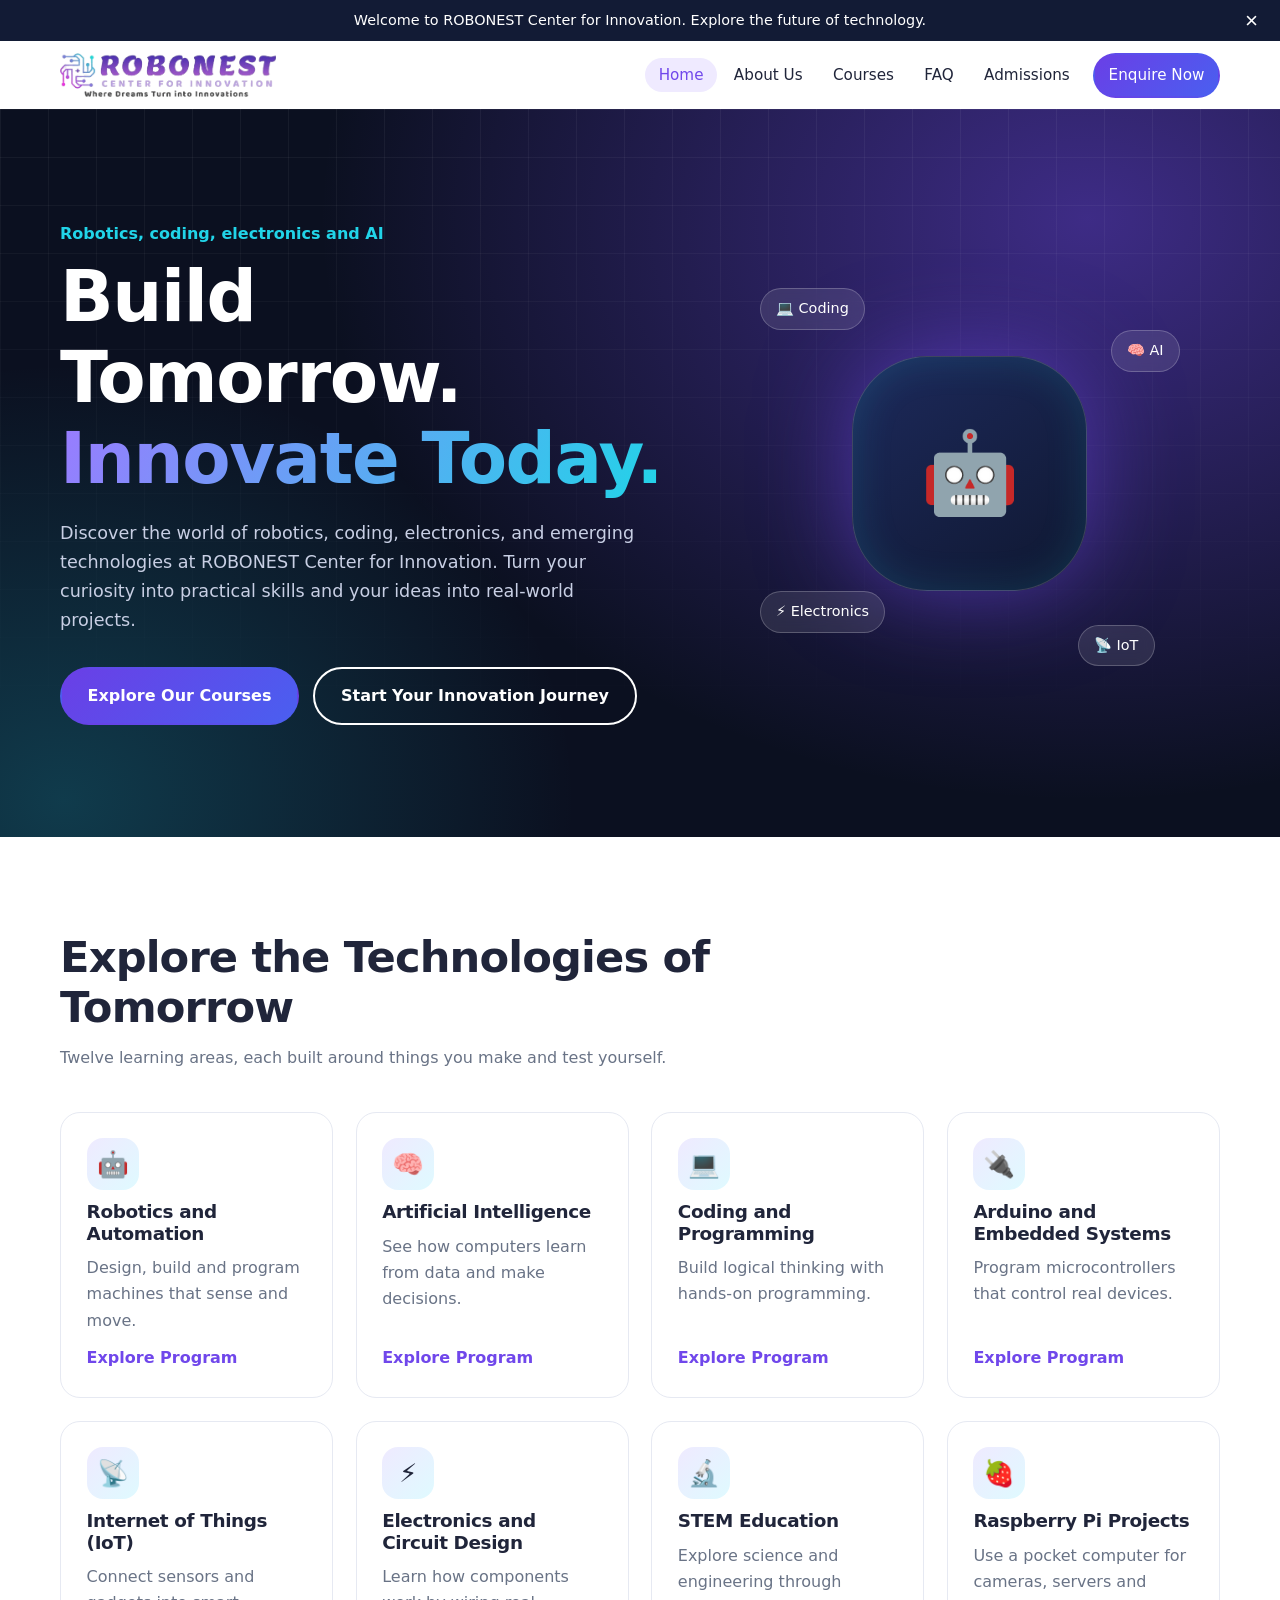
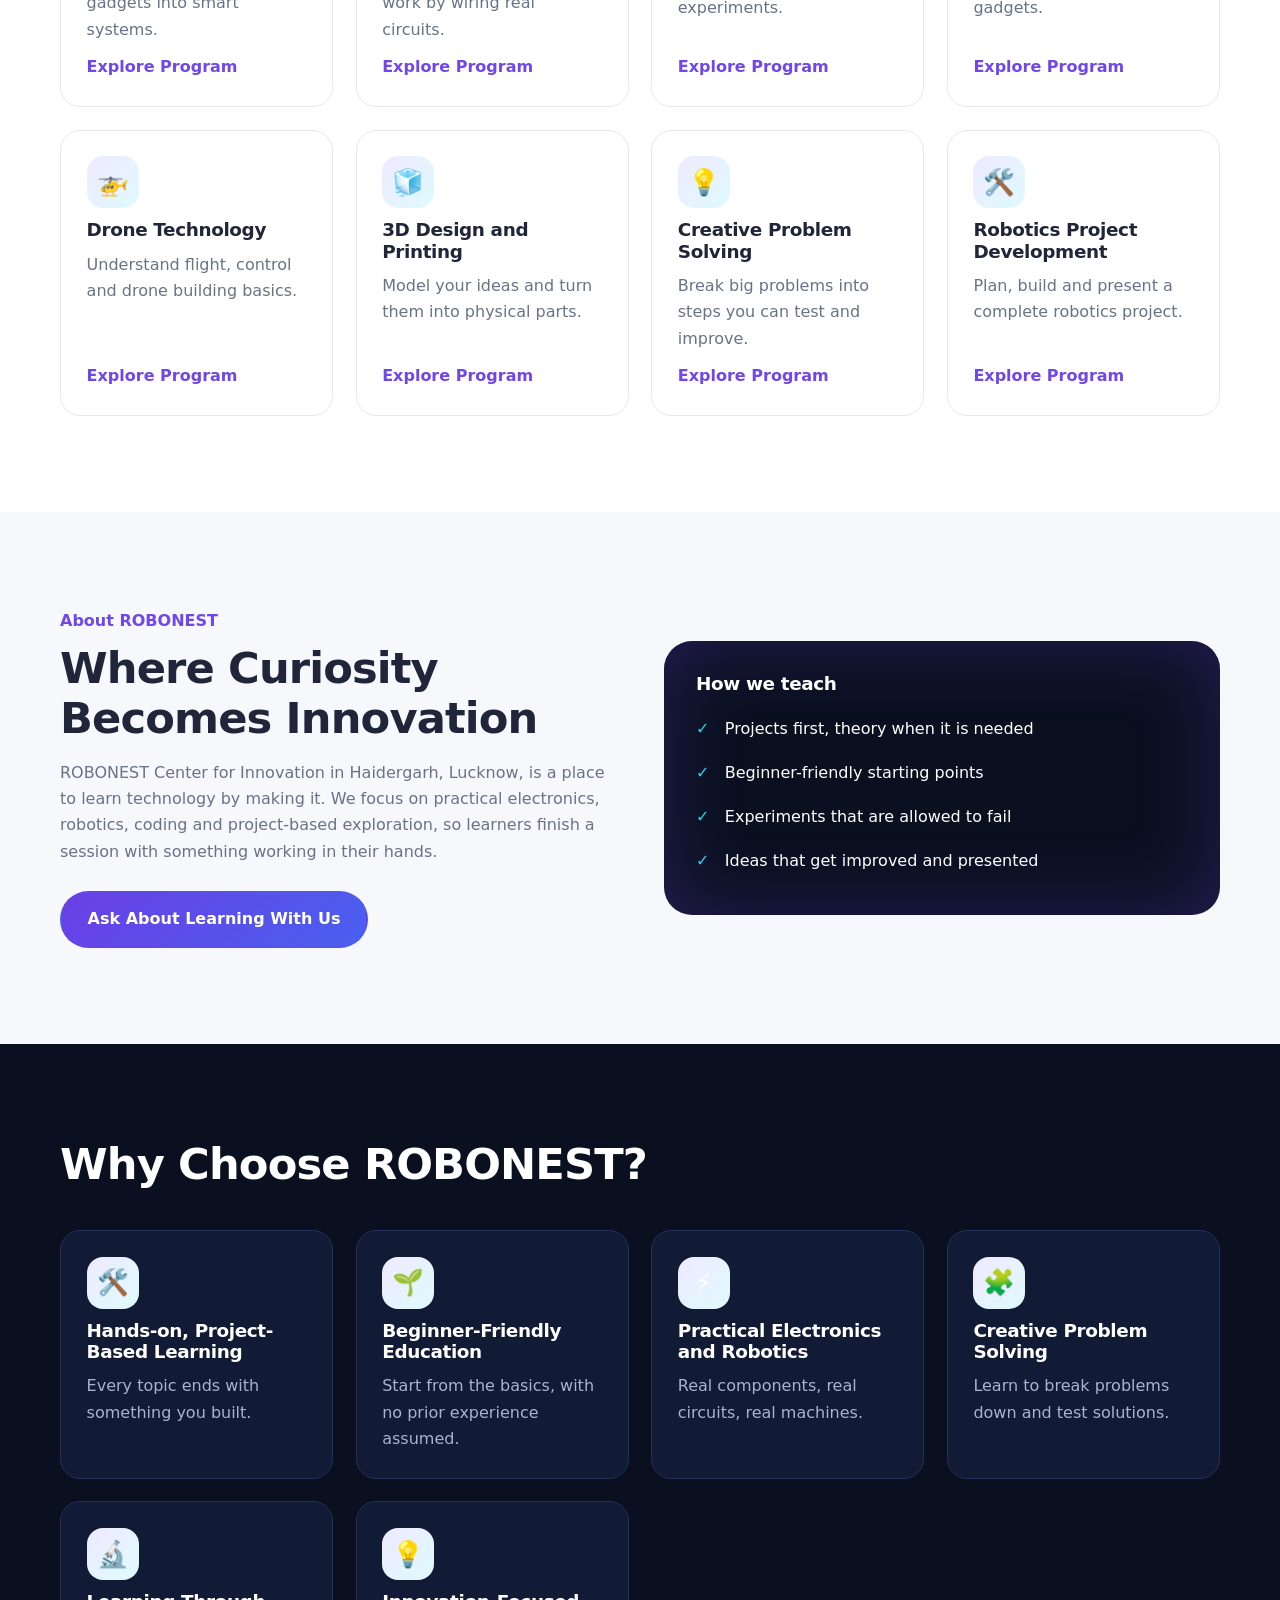
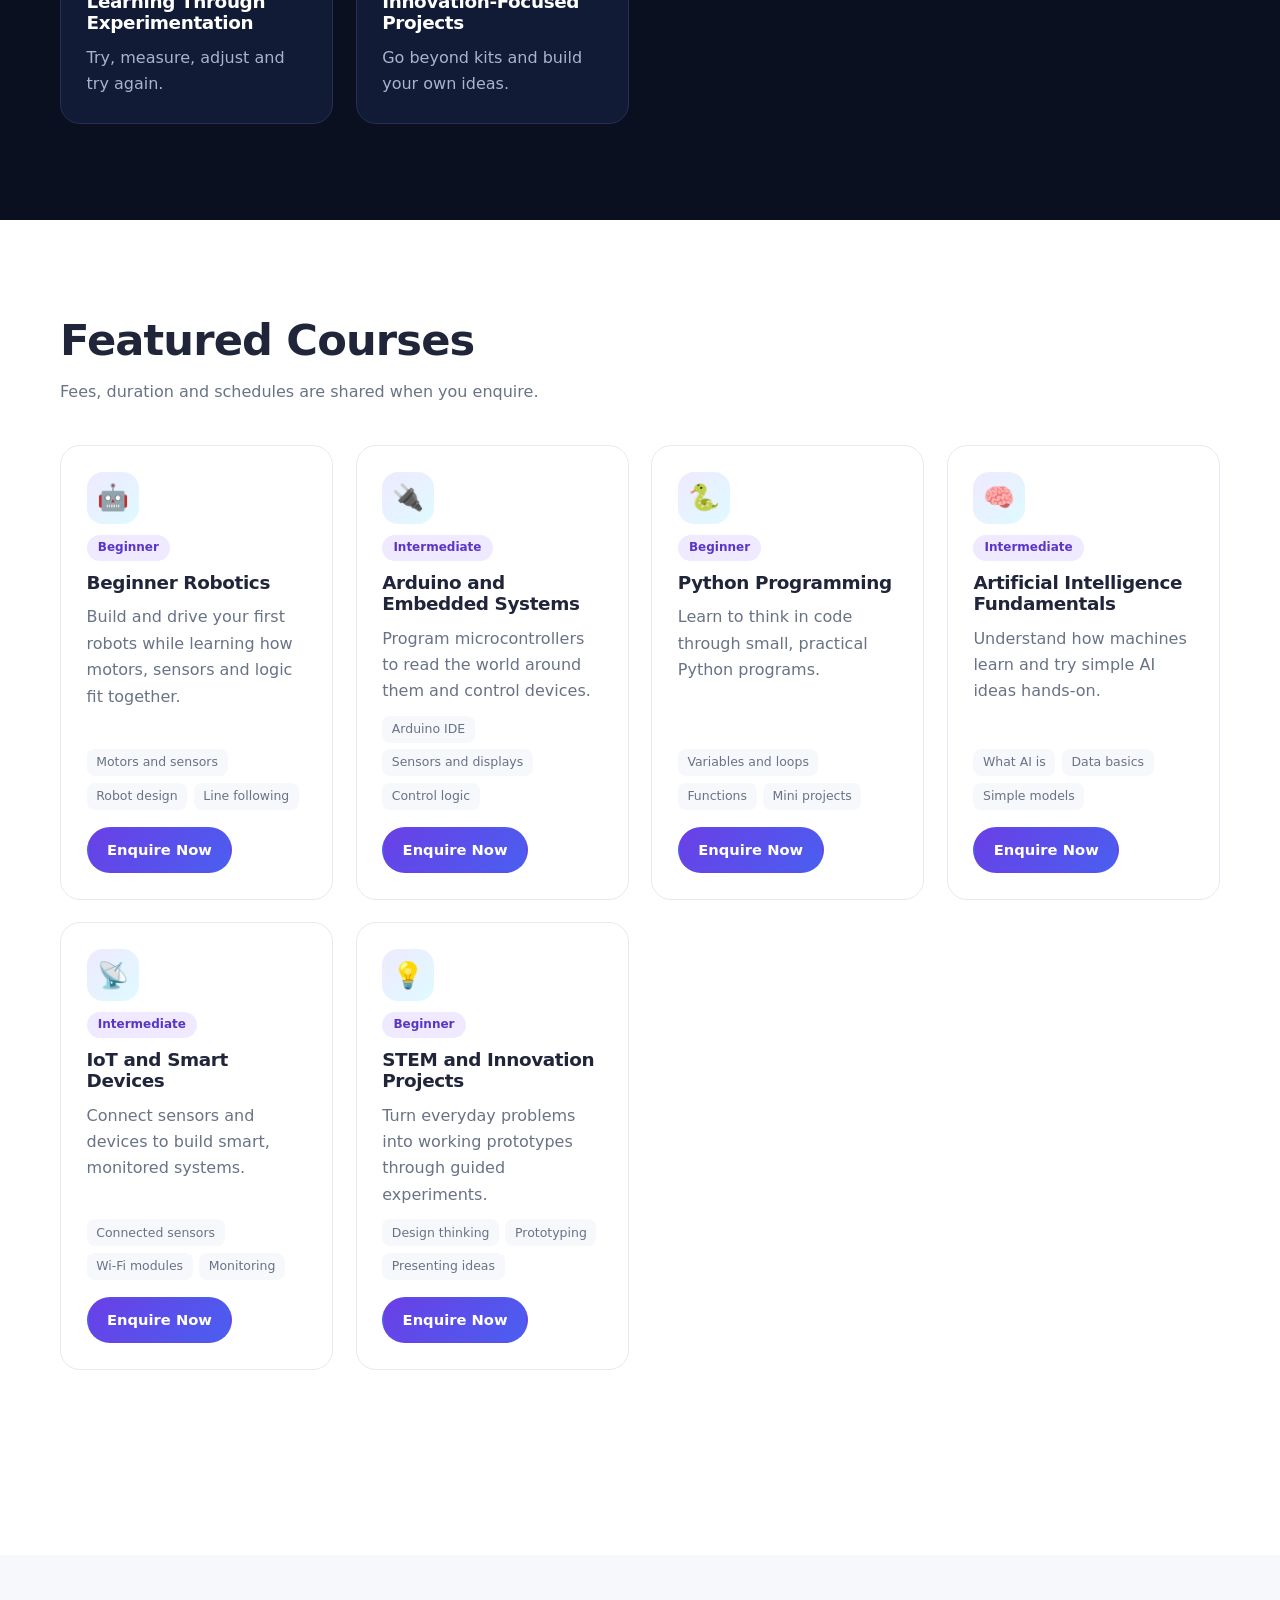
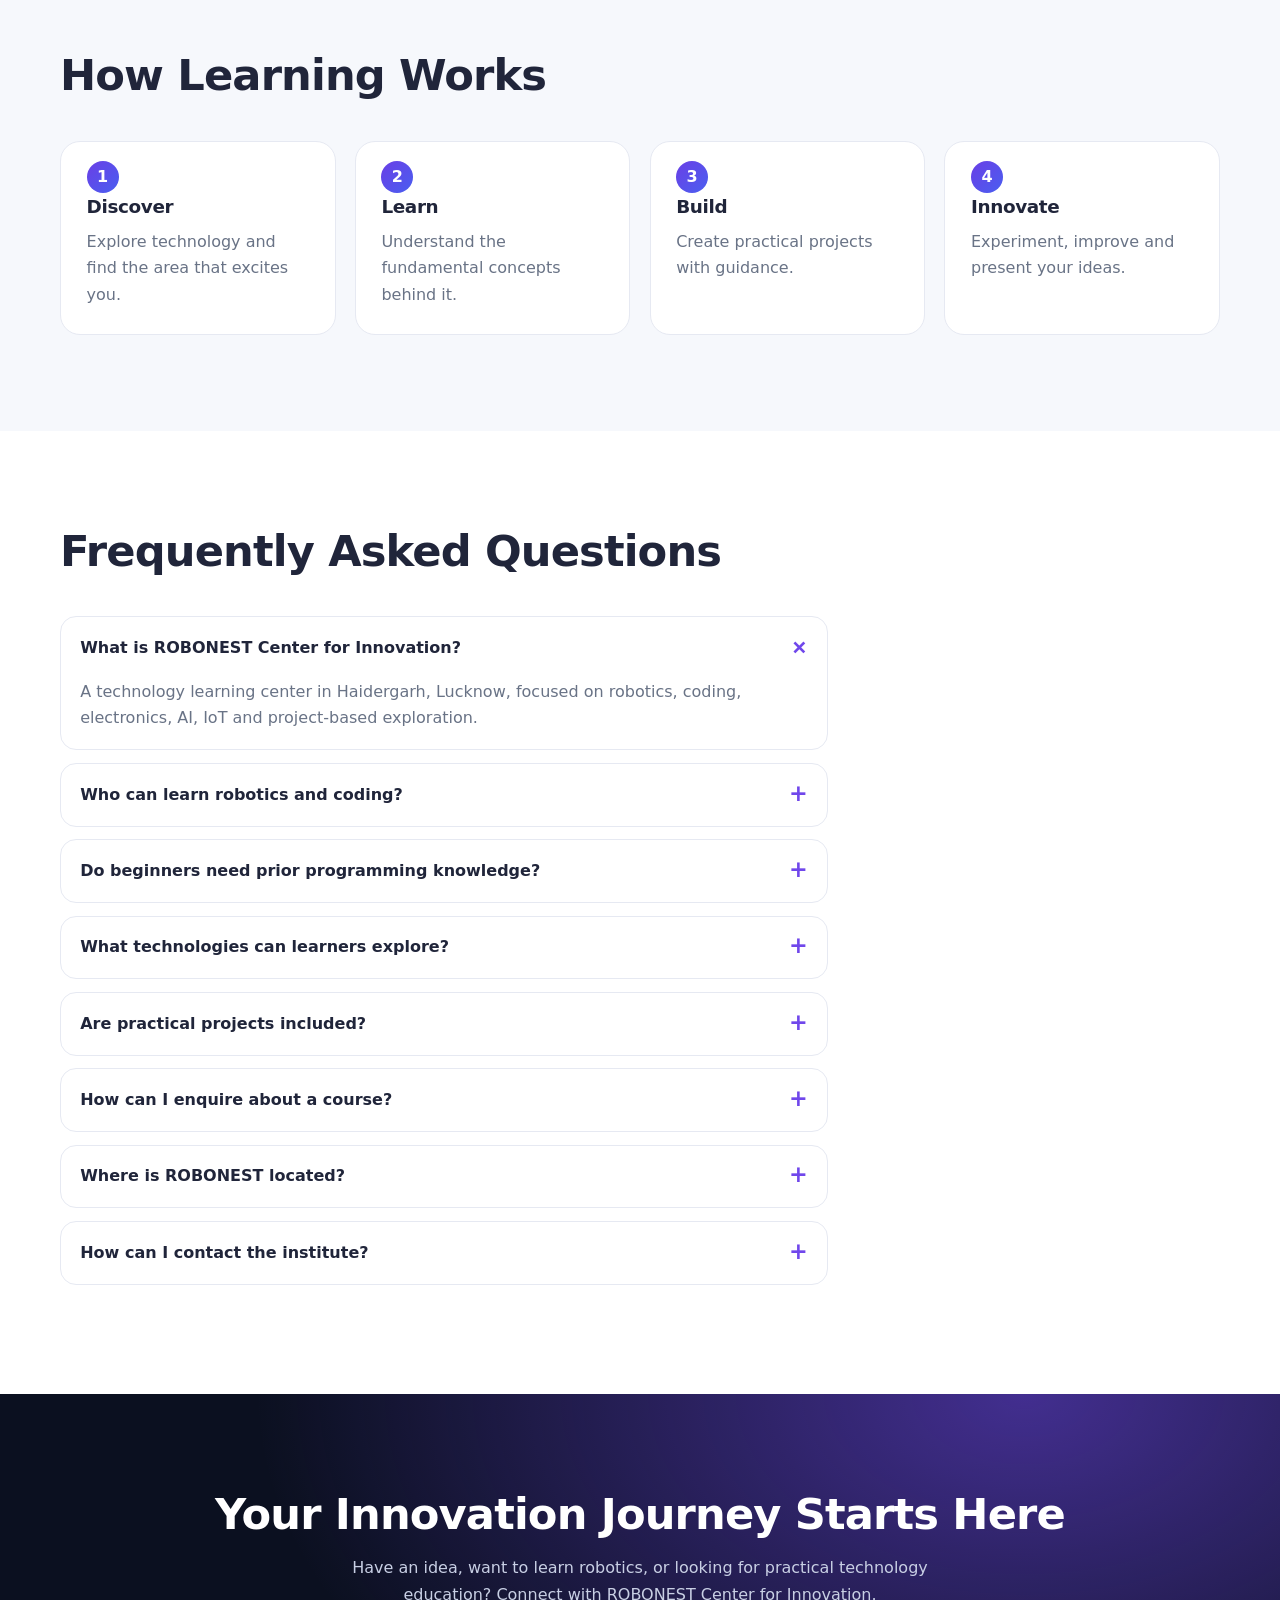
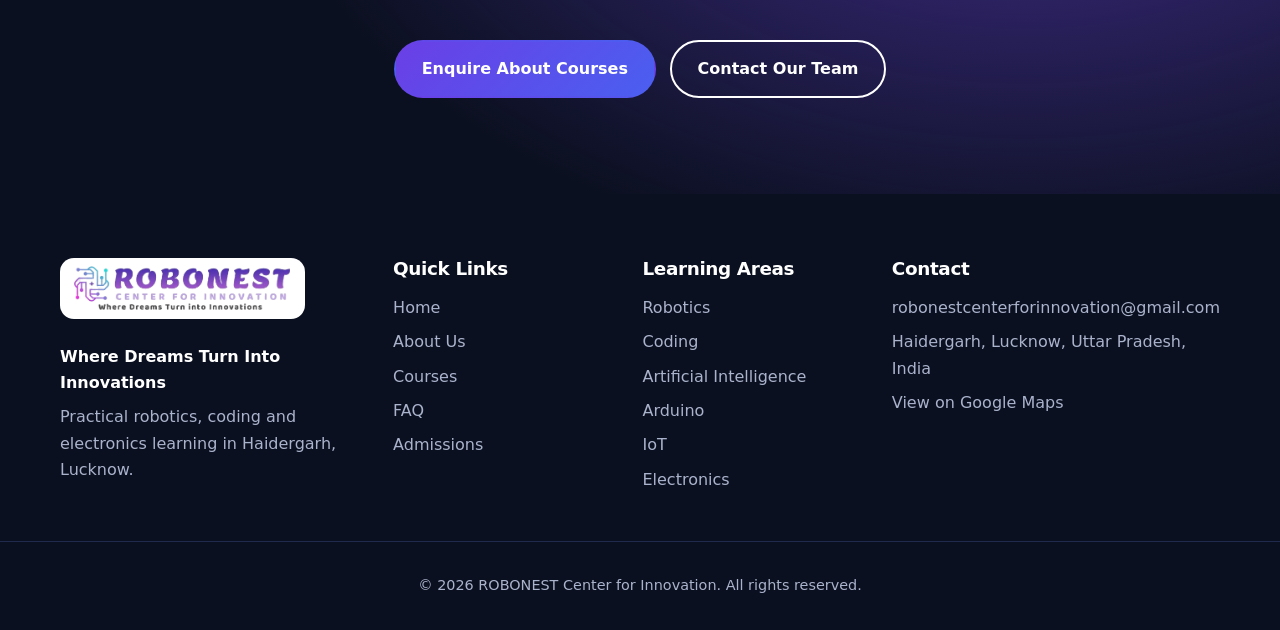
<file: index.html>
<!doctype html><html lang="en"><head><meta charset="utf-8"><meta name="viewport" content="width=device-width,initial-scale=1"><meta property="og:image" content="assets/images/logo/robonest-logo.png"><meta property="og:type" content="website"><link rel="icon" href="assets/images/logo/robonest-logo.png"><link rel="stylesheet" href="css/style.css"><!-- Add <link rel="canonical"> once the live domain is known. -->
<title>ROBONEST Center for Innovation | Robotics, Coding and STEM Learning in Haidergarh, Lucknow</title>
<meta name="description" content="Hands-on robotics, coding, electronics, AI and IoT learning at ROBONEST Center for Innovation in Haidergarh, Lucknow.">
<meta property="og:title" content="ROBONEST Center for Innovation"><meta property="og:description" content="Where Dreams Turn Into Innovations"></head>
<body><div id="site-header"></div>
<main id="main">
<section class="hero"><div class="wrap hero-grid">
  <div><p class="eyebrow">Robotics, coding, electronics and AI</p>
  <h1>Build Tomorrow. <span class="grad">Innovate Today.</span></h1>
  <p class="lead">Discover the world of robotics, coding, electronics, and emerging technologies at ROBONEST Center for Innovation. Turn your curiosity into practical skills and your ideas into real-world projects.</p>
  <div class="row"><a class="btn" href="courses.html">Explore Our Courses</a><a class="btn ghost" href="admissions.html">Start Your Innovation Journey</a></div></div>
  <div class="hero-art" aria-hidden="true"><div class="core">🤖</div><span class="chip c1">💻 Coding</span><span class="chip c2">🧠 AI</span><span class="chip c3">⚡ Electronics</span><span class="chip c4">📡 IoT</span></div>
</div></section>

<section id="areas"><div class="wrap"><div class="head reveal"><h2>Explore the Technologies of Tomorrow</h2><p>Twelve learning areas, each built around things you make and test yourself.</p></div><div class="grid" id="areas-grid"></div></div></section>

<section id="about" class="alt"><div class="wrap split">
  <div class="reveal"><p class="eyebrow">About ROBONEST</p><h2>Where Curiosity Becomes Innovation</h2>
  <p class="muted" style="margin:1rem 0 1.6rem">ROBONEST Center for Innovation in Haidergarh, Lucknow, is a place to learn technology by making it. We focus on practical electronics, robotics, coding and project-based exploration, so learners finish a session with something working in their hands.</p>
  <a class="btn" href="admissions.html">Ask About Learning With Us</a></div>
  <div class="panel reveal"><h3>How we teach</h3><ul style="margin-top:.8rem"><li>Projects first, theory when it is needed</li><li>Beginner-friendly starting points</li><li>Experiments that are allowed to fail</li><li>Ideas that get improved and presented</li></ul></div>
</div></section>

<section id="why" class="dark"><div class="wrap"><div class="head reveal"><h2>Why Choose ROBONEST?</h2></div><div class="grid">
  <article class="card reveal"><div class="ico">🛠️</div><h3>Hands-on, Project-Based Learning</h3><p>Every topic ends with something you built.</p></article>
  <article class="card reveal"><div class="ico">🌱</div><h3>Beginner-Friendly Education</h3><p>Start from the basics, with no prior experience assumed.</p></article>
  <article class="card reveal"><div class="ico">⚡</div><h3>Practical Electronics and Robotics</h3><p>Real components, real circuits, real machines.</p></article>
  <article class="card reveal"><div class="ico">🧩</div><h3>Creative Problem Solving</h3><p>Learn to break problems down and test solutions.</p></article>
  <article class="card reveal"><div class="ico">🔬</div><h3>Learning Through Experimentation</h3><p>Try, measure, adjust and try again.</p></article>
  <article class="card reveal"><div class="ico">💡</div><h3>Innovation-Focused Projects</h3><p>Go beyond kits and build your own ideas.</p></article>
</div></div></section>

<section id="featured"><div class="wrap"><div class="head reveal"><h2>Featured Courses</h2><p>Fees, duration and schedules are shared when you enquire.</p></div><div class="grid" id="featured-grid"></div><p style="margin-top:2rem"><a class="btn ghost" href="courses.html">See All Courses</a></p></div></section>

<section class="alt" id="process"><div class="wrap"><div class="head reveal"><h2>How Learning Works</h2></div><div class="steps">
  <article class="card step reveal"><h3>Discover</h3><p>Explore technology and find the area that excites you.</p></article>
  <article class="card step reveal"><h3>Learn</h3><p>Understand the fundamental concepts behind it.</p></article>
  <article class="card step reveal"><h3>Build</h3><p>Create practical projects with guidance.</p></article>
  <article class="card step reveal"><h3>Innovate</h3><p>Experiment, improve and present your ideas.</p></article>
</div></div></section>

<section id="faq"><div class="wrap"><div class="head reveal"><h2>Frequently Asked Questions</h2></div><div class="faq">
<details name="faq" open><summary>What is ROBONEST Center for Innovation?</summary><p>A technology learning center in Haidergarh, Lucknow, focused on robotics, coding, electronics, AI, IoT and project-based exploration.</p></details>
<details name="faq"><summary>Who can learn robotics and coding?</summary><p>Curious learners of different ages. Mention the learner's age or class in your enquiry and we will suggest a suitable starting point.</p></details>
<details name="faq"><summary>Do beginners need prior programming knowledge?</summary><p>No. Beginner-level courses start from the fundamentals.</p></details>
<details name="faq"><summary>What technologies can learners explore?</summary><p>Robotics, Arduino, Python, AI, IoT, Raspberry Pi, drones, electronics and 3D design.</p></details>
<details name="faq"><summary>Are practical projects included?</summary><p>Learning is built around hands-on projects. Ask about the project work in a specific course when you enquire.</p></details>
<details name="faq"><summary>How can I enquire about a course?</summary><p>Use the <a class="link" href="admissions.html">admissions enquiry form</a> or write to us by email.</p></details>
<details name="faq"><summary>Where is ROBONEST located?</summary><p>Haidergarh, Lucknow, Uttar Pradesh, India. <a class="link" href="https://www.google.com/maps/search/?api=1&query=Haidergarh%2C%20Lucknow%2C%20Uttar%20Pradesh%2C%20India" target="_blank" rel="noopener">Open in Google Maps</a>.</p></details>
<details name="faq"><summary>How can I contact the institute?</summary><p>Email <a class="link" href="mailto:robonestcenterforinnovation@gmail.com">robonestcenterforinnovation@gmail.com</a>. Please ask there about fees and schedules.</p></details>
</div></div></section>

<section class="cta"><div class="wrap"><h2>Your Innovation Journey Starts Here</h2><p>Have an idea, want to learn robotics, or looking for practical technology education? Connect with ROBONEST Center for Innovation.</p>
<div class="row"><a class="btn" href="admissions.html">Enquire About Courses</a><a class="btn ghost" href="mailto:robonestcenterforinnovation@gmail.com">Contact Our Team</a></div></div></section>
</main>
<div id="site-footer"></div>
<script defer src="js/data.js"></script><script defer src="js/main.js"></script></body></html>
</file>
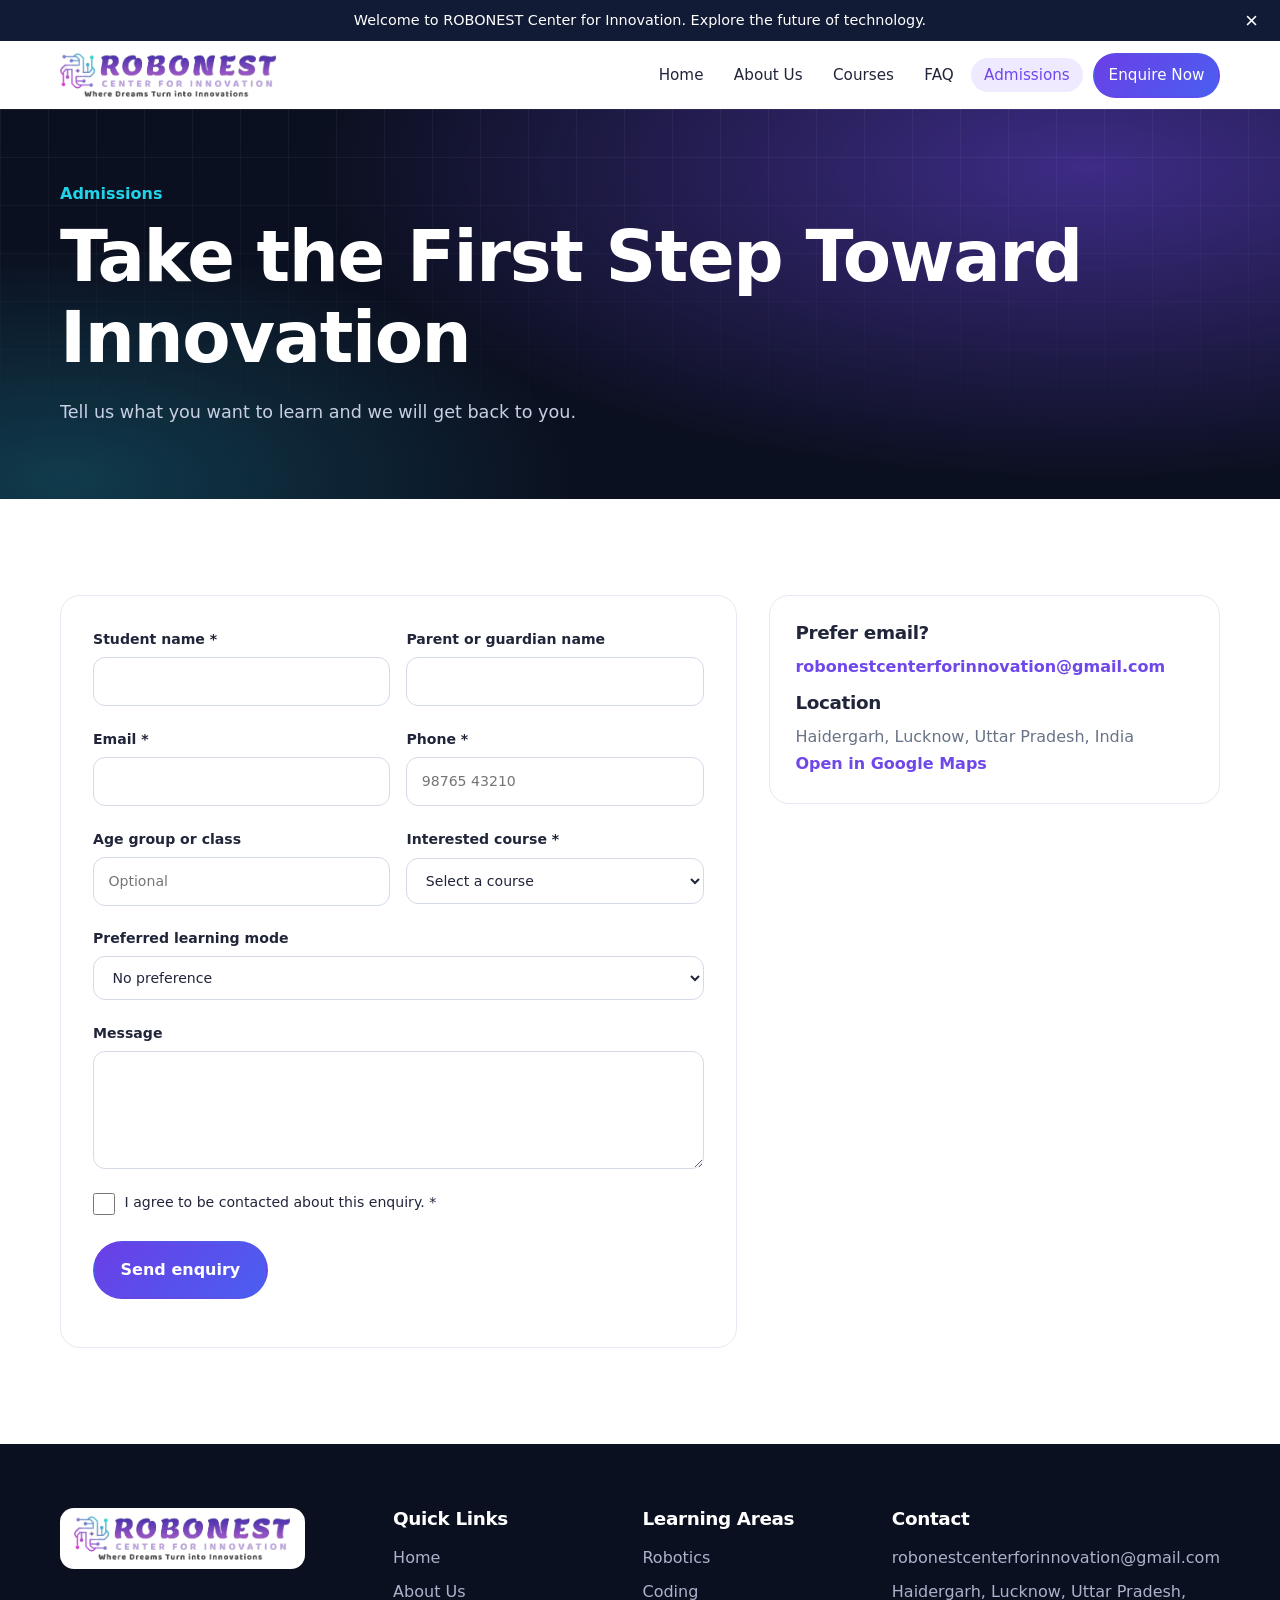
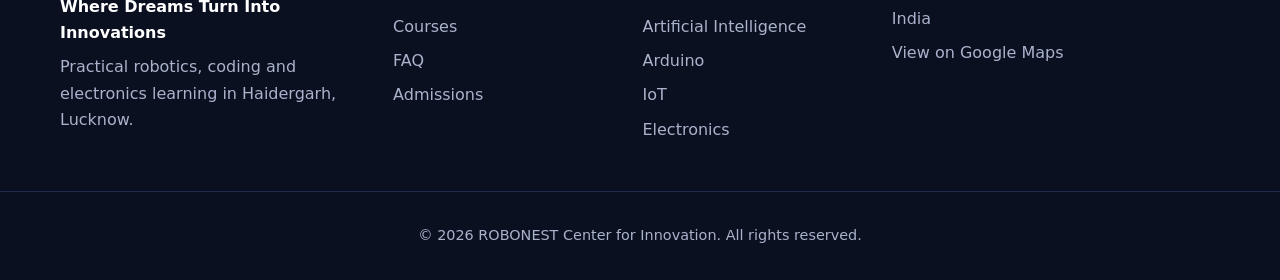
<file: admissions.html>
<!doctype html><html lang="en"><head><meta charset="utf-8"><meta name="viewport" content="width=device-width,initial-scale=1"><meta property="og:image" content="assets/images/logo/robonest-logo.png"><meta property="og:type" content="website"><link rel="icon" href="assets/images/logo/robonest-logo.png"><link rel="stylesheet" href="css/style.css"><!-- Add <link rel="canonical"> once the live domain is known. -->
<title>Admissions Enquiry | ROBONEST Center for Innovation</title>
<meta name="description" content="Send an admission enquiry to ROBONEST Center for Innovation in Haidergarh, Lucknow."></head>
<body><div id="site-header"></div>
<main id="main">
<section class="hero sm"><div class="wrap"><p class="eyebrow">Admissions</p><h1>Take the First Step Toward Innovation</h1><p class="lead" style="margin-bottom:0">Tell us what you want to learn and we will get back to you.</p></div></section>
<section><div class="wrap enq-grid">
<form id="enq" class="card form" novalidate>
<label>Student name *<input name="student" autocomplete="name" required></label>
<label>Parent or guardian name<input name="guardian"></label>
<label>Email *<input name="email" type="email" autocomplete="email" required></label>
<label>Phone *<input name="phone" type="tel" inputmode="tel" autocomplete="tel" placeholder="98765 43210" required></label>
<label>Age group or class<input name="age" placeholder="Optional"></label>
<label>Interested course *<select name="course" required><option value="">Select a course</option></select></label>
<label class="full">Preferred learning mode<select name="mode"><option value="">No preference</option><option>In person</option><option>Online, if available</option></select></label>
<label class="full">Message<textarea name="message" rows="4"></textarea></label>
<label class="full check"><input type="checkbox" name="consent" required><span>I agree to be contacted about this enquiry. *</span></label>
<div class="full"><button class="btn" type="submit">Send enquiry</button></div>
<p class="full" id="status" role="status" aria-live="polite"></p>
</form>
<aside class="card"><h3>Prefer email?</h3><p><a class="link" href="mailto:robonestcenterforinnovation@gmail.com">robonestcenterforinnovation@gmail.com</a></p>
<h3>Location</h3><p>Haidergarh, Lucknow, Uttar Pradesh, India<br><a class="link" href="https://www.google.com/maps/search/?api=1&query=Haidergarh%2C%20Lucknow%2C%20Uttar%20Pradesh%2C%20India" target="_blank" rel="noopener">Open in Google Maps</a></p></aside>
</div></section></main>
<div id="site-footer"></div>
<script defer src="js/data.js"></script><script defer src="js/main.js"></script><script defer src="js/forms.js"></script></body></html>
</file>
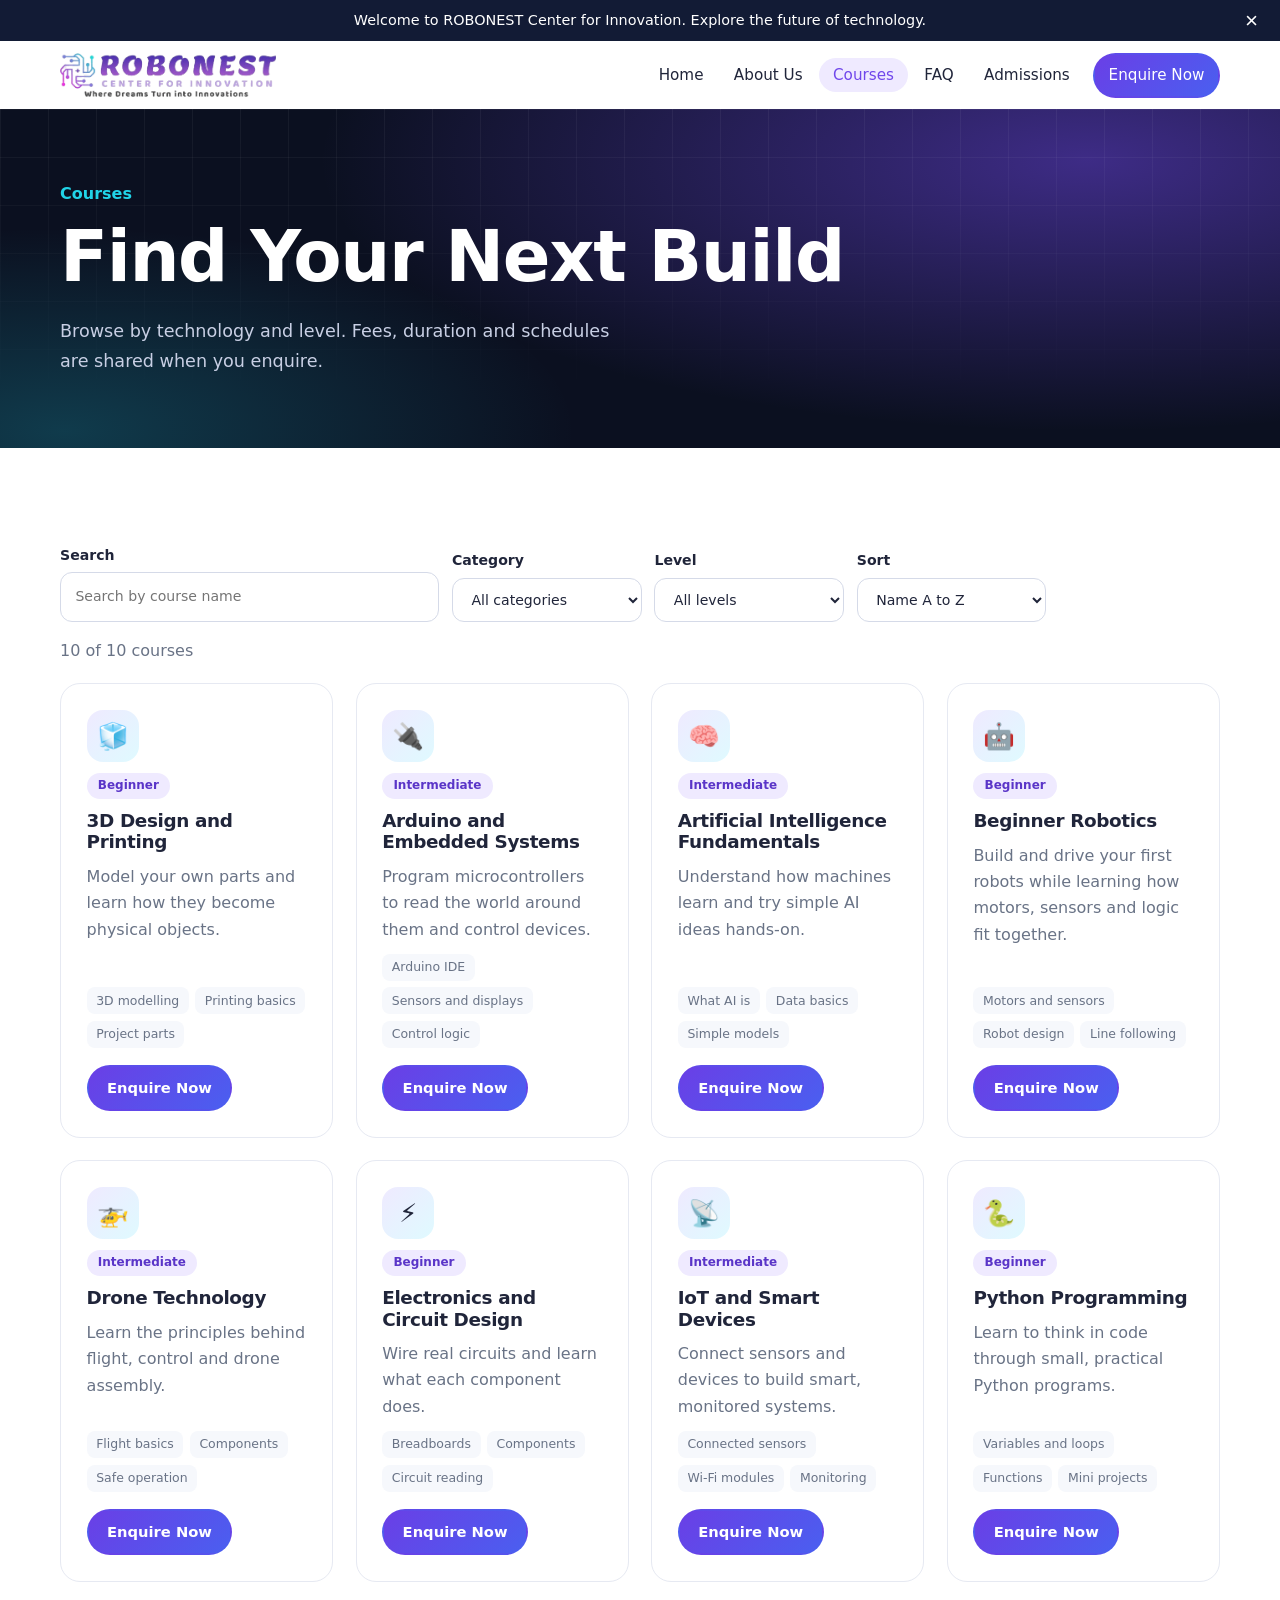
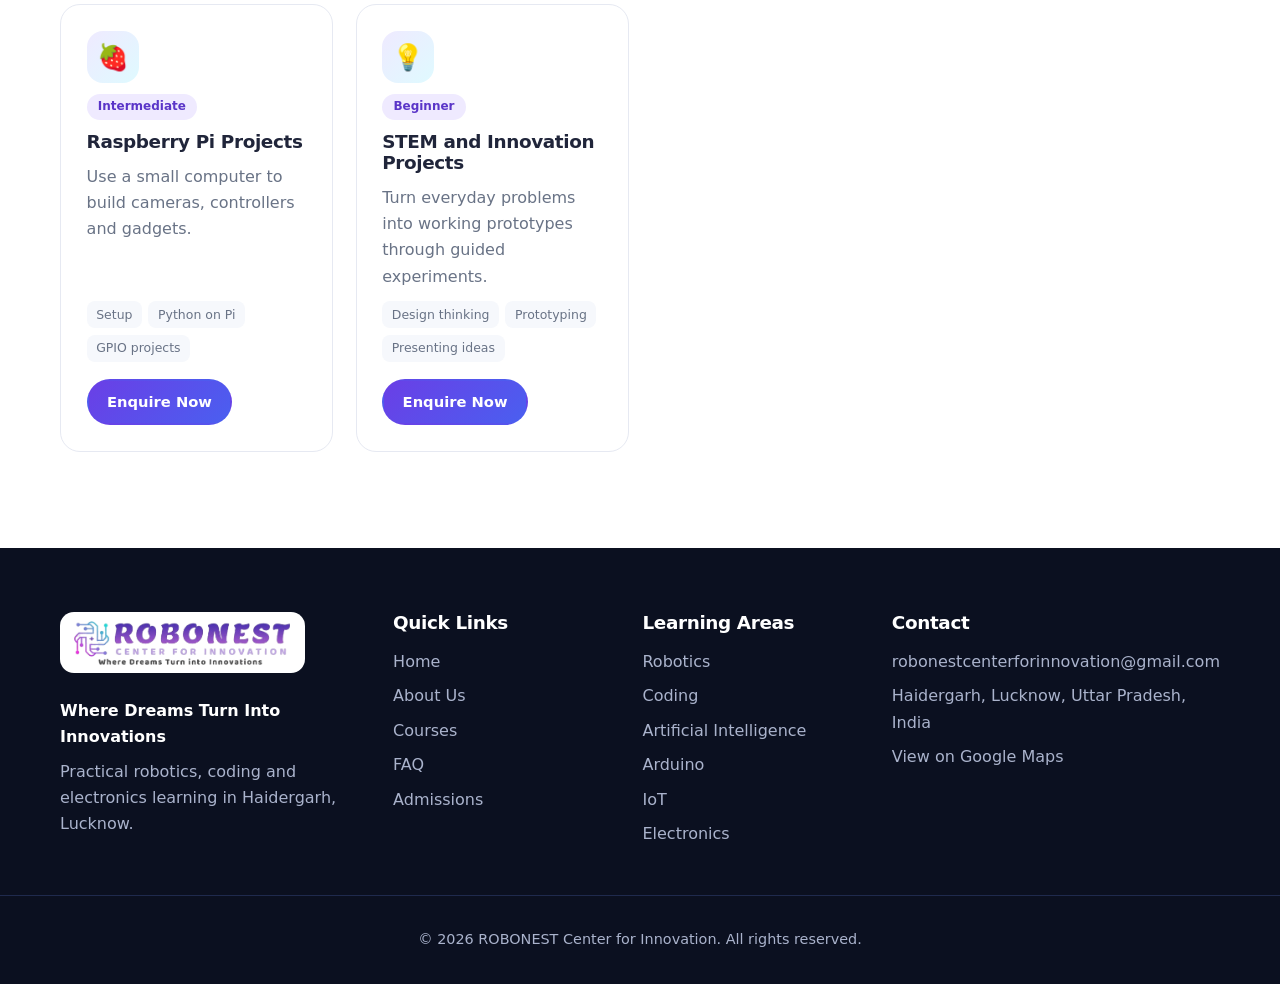
<file: courses.html>
<!doctype html><html lang="en"><head><meta charset="utf-8"><meta name="viewport" content="width=device-width,initial-scale=1"><meta property="og:image" content="assets/images/logo/robonest-logo.png"><meta property="og:type" content="website"><link rel="icon" href="assets/images/logo/robonest-logo.png"><link rel="stylesheet" href="css/style.css"><!-- Add <link rel="canonical"> once the live domain is known. -->
<title>Courses | ROBONEST Center for Innovation, Haidergarh, Lucknow</title>
<meta name="description" content="Browse robotics, coding, AI, Arduino, IoT, electronics, Raspberry Pi, drone and 3D design courses at ROBONEST Center for Innovation."></head>
<body><div id="site-header"></div>
<main id="main">
<section class="hero sm"><div class="wrap"><p class="eyebrow">Courses</p><h1>Find Your Next Build</h1><p class="lead" style="margin-bottom:0">Browse by technology and level. Fees, duration and schedules are shared when you enquire.</p></div></section>
<section><div class="wrap">
<div class="filters" role="search">
<label>Search<input id="q" type="search" placeholder="Search by course name"></label>
<label>Category<select id="cat"><option value="">All categories</option></select></label>
<label>Level<select id="lvl"><option value="">All levels</option><option>Beginner</option><option>Intermediate</option></select></label>
<label>Sort<select id="sort"><option value="az">Name A to Z</option><option value="za">Name Z to A</option></select></label>
<button class="btn ghost" id="clear" type="button">Clear filters</button></div>
<p id="count" class="muted" aria-live="polite" style="margin-bottom:1.2rem"></p>
<div class="grid" id="list"></div>
<p id="empty" class="empty" hidden>No courses match these filters. Clear them to see every course.</p>
</div></section></main>
<div id="site-footer"></div>
<script defer src="js/data.js"></script><script defer src="js/main.js"></script><script defer src="js/courses.js"></script></body></html>
</file>
<file: css/style.css>
/* ROBONEST design system + responsive rules (single file). */
:root{--navy:#0B1020;--navy2:#121B35;--purple:#7047EB;--cyan:#21D4E8;--bg:#F6F8FC;--text:#20253A;--muted:#697386;--line:#e6e9f2;--btn:linear-gradient(135deg,#6a3fe6,#4a5ff0);--grad:linear-gradient(120deg,#9a7bff,#21D4E8);--r:20px}
*{box-sizing:border-box;margin:0}
html{scroll-behavior:smooth;scroll-padding-top:90px}
body{font:16px/1.65 Inter,system-ui,-apple-system,"Segoe UI",Roboto,sans-serif;color:var(--text);background:#fff;overflow-x:hidden}
img{max-width:100%;display:block}a{color:inherit;text-decoration:none}ul{padding:0;list-style:none}
:focus-visible{outline:3px solid var(--cyan);outline-offset:3px}
.skip{position:absolute;left:-999px}.skip:focus{left:1rem;top:1rem;z-index:99;background:#fff;padding:.5rem 1rem;border-radius:8px}
.wrap{width:min(1160px,100% - 2.5rem);margin-inline:auto}
section{padding:clamp(3.5rem,8vw,6rem) 0}
h1,h2,h3{line-height:1.15;letter-spacing:-.02em}
h1{font-size:clamp(2.4rem,6.2vw,4.4rem)}h2{font-size:clamp(1.8rem,4vw,2.7rem)}h3{font-size:1.15rem}
.head{max-width:42rem;margin-bottom:2.5rem}.head p{color:var(--muted);margin-top:.8rem}
.eyebrow{color:var(--purple);font-weight:600;margin-bottom:.6rem}
.muted{color:var(--muted)}.alt{background:var(--bg)}
.dark{background:var(--navy);color:#fff}.dark .eyebrow,.hero .eyebrow{color:var(--cyan)}

/* Announcement + nav */
.bar{background:var(--navy2);color:#fff;font-size:.9rem;text-align:center;position:relative;max-height:5rem;transition:max-height .4s,opacity .4s,visibility .4s}
.bar p{padding:.55rem 3.2rem}.bar.gone{max-height:0;opacity:0;visibility:hidden;overflow:hidden}
.bar button{position:absolute;right:.4rem;top:50%;translate:0 -50%;background:none;border:0;color:#fff;font-size:1.4rem;cursor:pointer;min-width:44px;min-height:44px}
.nav{position:sticky;top:0;z-index:50;background:rgba(255,255,255,.9);backdrop-filter:blur(12px);transition:box-shadow .3s}
.nav.scrolled{box-shadow:0 6px 24px rgba(11,16,32,.1)}
.nav .wrap{display:flex;align-items:center;justify-content:space-between;gap:1rem;min-height:68px}
.brand img,.flogo img{height:44px;width:auto}
.menu{display:flex;align-items:center;gap:.2rem}
.menu a{padding:.5rem .85rem;border-radius:99px;font-weight:500;font-size:.95rem}
.menu a:hover,.menu a[aria-current=page]{color:var(--purple);background:#efeaff}
.menu a.btn{color:#fff;background:var(--btn);margin-left:.4rem}
.burger{display:none;background:none;border:1.5px solid var(--line);border-radius:12px;font-size:1.3rem;min-width:44px;min-height:44px;cursor:pointer;color:var(--text)}

/* Buttons */
.btn{display:inline-flex;align-items:center;justify-content:center;padding:.85rem 1.6rem;border-radius:99px;background:var(--btn);color:#fff;font:inherit;font-weight:600;border:2px solid transparent;cursor:pointer;min-height:44px;transition:transform .2s,box-shadow .2s}
.btn:hover{transform:translateY(-2px);box-shadow:0 10px 26px rgba(90,70,230,.4)}.btn:disabled{opacity:.6;cursor:wait}
.btn.ghost{background:transparent;border-color:currentColor;box-shadow:none}
.btn-sm{padding:.55rem 1.15rem;font-size:.92rem}.row{display:flex;flex-wrap:wrap;gap:.9rem}

/* Hero */
.hero{color:#fff;position:relative;overflow:hidden;padding-block:clamp(4rem,10vw,7rem);background:radial-gradient(60% 80% at 85% 15%,rgba(112,71,235,.5),transparent),radial-gradient(40% 60% at 5% 95%,rgba(33,212,232,.22),transparent),var(--navy)}
.hero::before{content:"";position:absolute;inset:0;background-image:linear-gradient(rgba(255,255,255,.05) 1px,transparent 1px),linear-gradient(90deg,rgba(255,255,255,.05) 1px,transparent 1px);background-size:48px 48px;mask-image:linear-gradient(#000,transparent 90%);animation:grid 24s linear infinite}
@keyframes grid{to{background-position:0 48px}}
.hero>.wrap{position:relative}.hero.sm{padding-block:clamp(3rem,7vw,4.5rem)}
.hero-grid{display:grid;grid-template-columns:1.1fr .9fr;gap:3rem;align-items:center}
.grad{background:var(--grad);-webkit-background-clip:text;background-clip:text;color:transparent}
.lead{color:#c8cfe4;max-width:36rem;margin:1.2rem 0 2rem;font-size:1.1rem}
.hero-art{position:relative;aspect-ratio:1;max-width:420px;width:100%;margin-inline:auto;display:grid;place-items:center}
.core{width:56%;aspect-ratio:1;border-radius:32%;display:grid;place-items:center;font-size:clamp(3rem,9vw,5rem);background:linear-gradient(145deg,#1d2a5c,#0f1730);border:1px solid rgba(255,255,255,.18);box-shadow:0 0 90px rgba(112,71,235,.55),inset 0 0 40px rgba(33,212,232,.15)}
.chip{position:absolute;padding:.5rem .95rem;border-radius:99px;background:rgba(255,255,255,.1);border:1px solid rgba(255,255,255,.22);backdrop-filter:blur(8px);font-size:.9rem;animation:float 6s ease-in-out infinite}
.c1{top:6%;left:0}.c2{top:16%;right:0;animation-delay:-2s}.c3{bottom:12%;left:0;animation-delay:-4s}.c4{bottom:4%;right:6%;animation-delay:-1s}
@keyframes float{50%{transform:translateY(-14px)}}

/* Cards + grids */
.grid{display:grid;grid-template-columns:repeat(auto-fill,minmax(260px,1fr));gap:1.4rem}
.card{background:#fff;border:1px solid var(--line);border-radius:var(--r);padding:1.6rem;display:flex;flex-direction:column;gap:.7rem;transition:transform .3s,box-shadow .3s,border-color .3s}
.card:hover{transform:translateY(-6px);box-shadow:0 18px 40px rgba(112,71,235,.14);border-color:#cdbfff}
.card p{color:var(--muted);flex:1}
.dark .card{background:var(--navy2);border-color:#243058}.dark .card p{color:#aab3cc}
.ico{width:52px;height:52px;border-radius:16px;background:linear-gradient(135deg,#efeaff,#dffaff);display:grid;place-items:center;font-size:1.6rem}
.link{color:var(--purple);font-weight:600}.link:hover{text-decoration:underline}
.tag{align-self:flex-start;font-size:.75rem;font-weight:700;padding:.2rem .7rem;border-radius:99px;background:#efeaff;color:#5a35c8}
.topics{display:flex;flex-wrap:wrap;gap:.4rem}.topics li{font-size:.78rem;padding:.2rem .6rem;border-radius:8px;background:var(--bg);color:var(--muted)}
.course .btn{align-self:flex-start;margin-top:.4rem}
.split{display:grid;grid-template-columns:1fr 1fr;gap:3rem;align-items:center}
.panel{background:var(--navy);color:#fff;border-radius:28px;padding:2rem;box-shadow:0 0 80px rgba(112,71,235,.25) inset}
.panel li{padding:.55rem 0 .55rem 1.8rem;position:relative}.panel li::before{content:"✓";position:absolute;left:0;color:var(--cyan)}
.steps{display:grid;grid-template-columns:repeat(auto-fit,minmax(220px,1fr));gap:1.2rem;counter-reset:s}
.step{position:relative;padding-top:3.4rem}
.step::before{counter-increment:s;content:counter(s);position:absolute;top:1.2rem;left:1.6rem;width:2rem;height:2rem;border-radius:50%;background:var(--btn);color:#fff;display:grid;place-items:center;font-weight:700}
.cta{background:radial-gradient(60% 120% at 80% 0,rgba(112,71,235,.55),transparent),var(--navy);color:#fff;text-align:center}
.cta p{color:#c8cfe4;max-width:38rem;margin:1rem auto 2rem}.cta .row{justify-content:center}

/* FAQ */
.faq{max-width:48rem}
details{border:1px solid var(--line);border-radius:16px;padding:0 1.2rem;margin-bottom:.8rem;background:#fff}
summary{cursor:pointer;padding:1.1rem 0;font-weight:600;list-style:none;display:flex;justify-content:space-between;gap:1rem}
summary::-webkit-details-marker{display:none}
summary::after{content:"+";color:var(--purple);font-size:1.4rem;line-height:1;transition:rotate .3s}
details[open] summary::after{rotate:45deg}details p{padding-bottom:1.1rem;color:var(--muted)}

/* Courses filters */
.filters{display:grid;grid-template-columns:2fr 1fr 1fr 1fr auto;gap:.8rem;margin-bottom:1rem;align-items:end}
label{display:grid;gap:.35rem;font-weight:600;font-size:.88rem}
input,select,textarea{font:inherit;font-weight:400;padding:.75rem .9rem;border:1.5px solid #d5dae8;border-radius:12px;background:#fff;color:inherit;width:100%;min-height:44px}
.empty{padding:2rem;text-align:center;border:1.5px dashed #cdd3e4;border-radius:var(--r);color:var(--muted)}

/* Enquiry form */
.enq-grid{display:grid;grid-template-columns:1.5fr 1fr;gap:2rem;align-items:start}
.form{display:grid;grid-template-columns:1fr 1fr;gap:1rem;padding:2rem}.form:hover{transform:none;box-shadow:none;border-color:var(--line)}
.full{grid-column:1/-1}
.check{display:flex;flex-wrap:wrap;align-items:flex-start;gap:.6rem;font-weight:400}.check input{width:22px;min-height:22px;margin-top:.15rem}.check .err{flex-basis:100%}
.err{color:#c62839;font-size:.82rem;font-weight:500}
[aria-invalid=true]{border-color:#c62839}
#status{padding:0;border-radius:12px}#status.ok{padding:1rem;background:#e7f8ee;color:#14532d}#status.warn{padding:1rem;background:#fff4e0;color:#7a4300}
#status a{text-decoration:underline;font-weight:600}

/* Footer */
.foot{background:var(--navy);color:#aab3cc;padding-top:4rem}
.fgrid{display:grid;grid-template-columns:1.4fr 1fr 1fr 1.3fr;gap:2.5rem}
.foot h3{color:#fff;margin-bottom:1rem}.foot li{margin-bottom:.5rem}.foot a:hover{color:var(--cyan)}
.flogo{display:inline-block;background:#fff;border-radius:14px;padding:.55rem .9rem;margin-bottom:1rem}
.slogan{color:#fff;font-weight:600;margin-bottom:.5rem}
.copy{text-align:center;padding:2rem 1rem;margin-top:2.5rem;border-top:1px solid #1f2a4d;font-size:.9rem}
.top{position:fixed;right:1rem;bottom:1rem;width:46px;height:46px;border-radius:50%;border:0;background:var(--btn);color:#fff;font-size:1.2rem;cursor:pointer;box-shadow:0 8px 20px rgba(0,0,0,.25);z-index:40}

/* Reveal (only when JS is running) */
.js .reveal{opacity:0;transform:translateY(22px);transition:opacity .6s,transform .6s}.js .reveal.in{opacity:1;transform:none}

/* Responsive */
@media(max-width:960px){.fgrid{grid-template-columns:1fr 1fr}.filters{grid-template-columns:1fr 1fr}.filters label:first-child{grid-column:1/-1}}
@media(max-width:860px){
  .hero-grid,.split,.enq-grid{grid-template-columns:1fr}.hero-art{max-width:320px}
  .burger{display:block}
  .menu{position:absolute;inset:100% 0 auto;flex-direction:column;align-items:stretch;background:#fff;padding:1rem 1.25rem 1.4rem;box-shadow:0 20px 30px rgba(11,16,32,.12);clip-path:inset(0 0 100% 0);visibility:hidden;transition:clip-path .35s,visibility .35s}
  .menu.open{clip-path:inset(0);visibility:visible}.menu a{display:block;padding:.8rem 1rem}.menu a.btn{margin:.5rem 0 0;text-align:center}
}
@media(max-width:560px){.fgrid,.form,.filters{grid-template-columns:1fr}.form{padding:1.2rem}.brand img{height:36px}.btn{width:100%}.row .btn{flex:1 1 100%}}
@media(prefers-reduced-motion:reduce){*,*::before,*::after{animation:none!important;transition:none!important;scroll-behavior:auto!important}.js .reveal{opacity:1;transform:none}}
</file>
